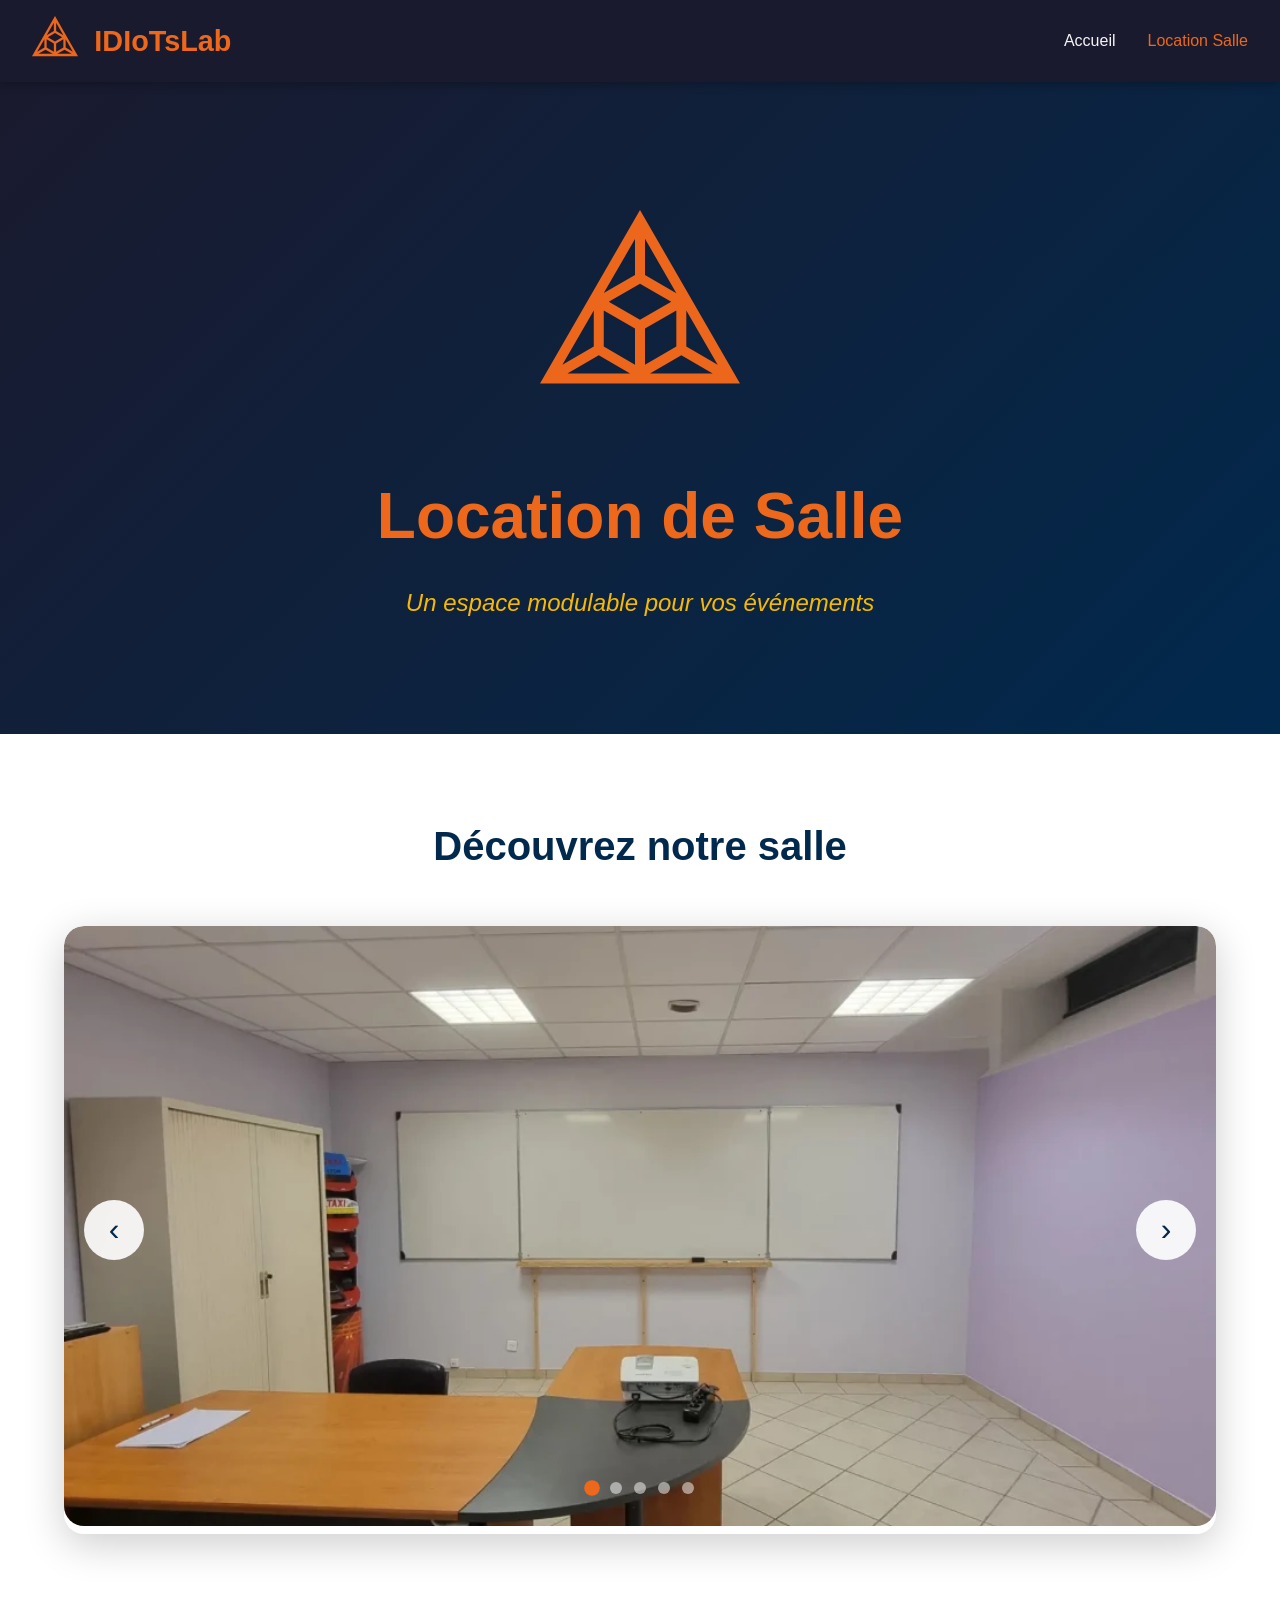
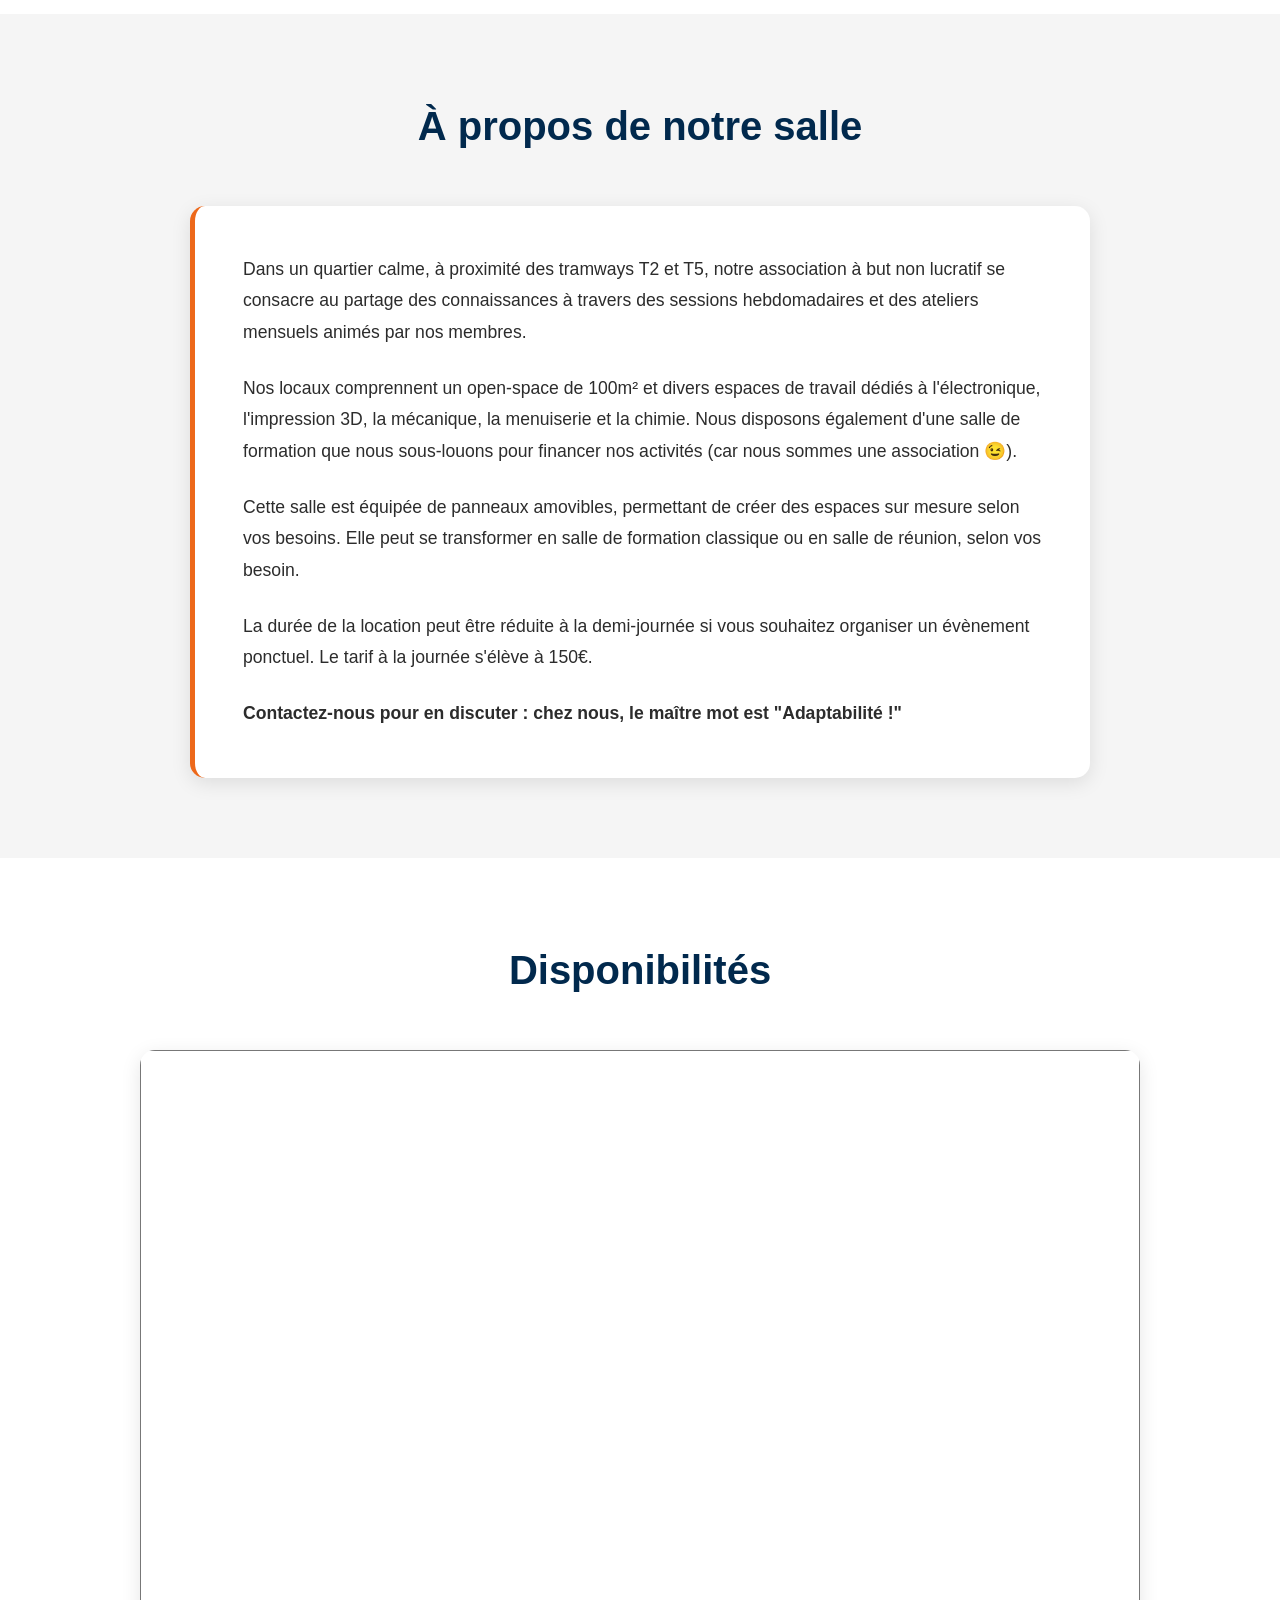
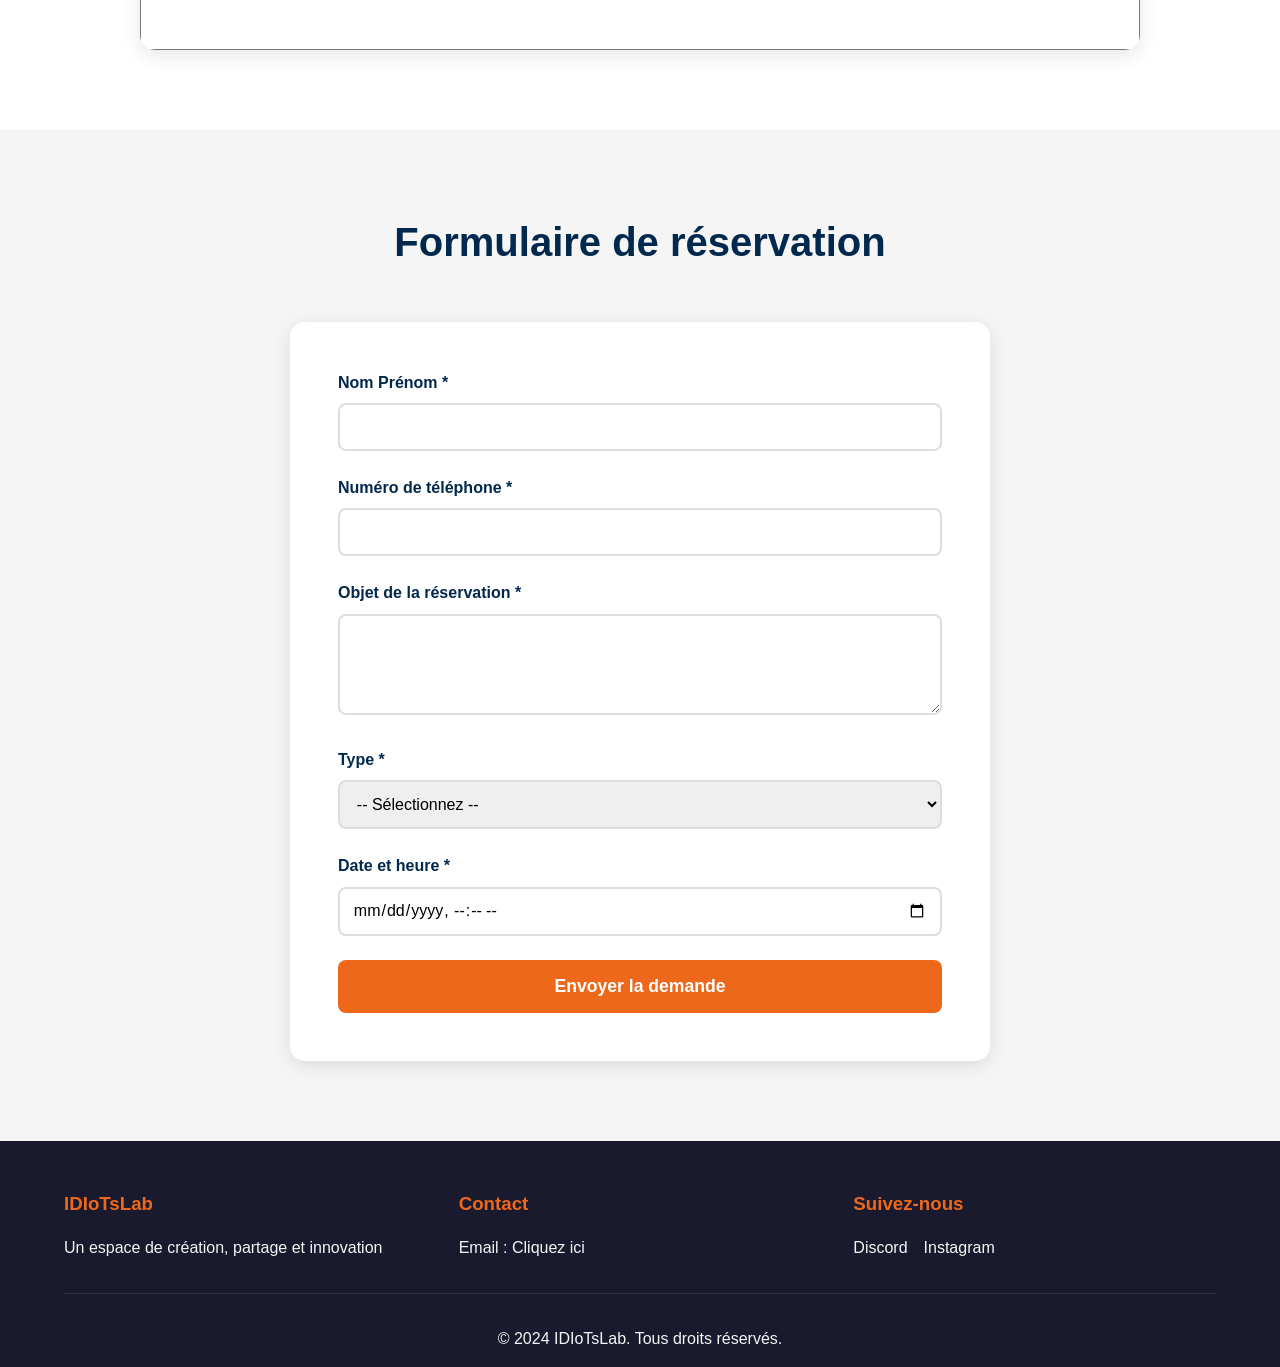
<file: location-salle.html>
<!DOCTYPE html>
<html lang="fr">
<head>
    <meta charset="UTF-8">
    <meta name="viewport" content="width=device-width, initial-scale=1.0">
    <title>Location de Salle - IDIoTsLab</title>
    <link rel="stylesheet" href="location-salle.css">

    <!-- Favicons -->
    <link rel="apple-touch-icon" sizes="180x180" href="Ressources/favicon_io/apple-touch-icon.png">
    <link rel="icon" type="image/png" sizes="32x32" href="Ressources/favicon_io/favicon-32x32.png">
    <link rel="icon" type="image/png" sizes="16x16" href="Ressources/favicon_io/favicon-16x16.png">
    <link rel="manifest" href="Ressources/favicon_io/site.webmanifest">
    <link rel="shortcut icon" href="Ressources/favicon_io/favicon.ico">
</head>
<body>
    <!-- Navigation -->
    <nav>
        <div class="container">
            <a href="index.html" class="logo">
                <img src="Ressources/IDIoTsLab_logo.svg" alt="Logo" class="nav-logo">
                IDIoTsLab
            </a>
            <button class="mobile-menu-toggle" onclick="toggleMenu()">☰</button>
            <ul id="nav-menu">
                <li><a href="index.html">Accueil</a></li>
                <li><a href="location-salle.html" class="active">Location Salle</a></li>
            </ul>
        </div>
    </nav>

    <!-- Hero Section -->
    <section class="hero">
        <div class="hero-content">
            <img src="Ressources/IDIoTsLab_logo.svg" alt="IDIoTsLab Logo" class="hero-logo">
            <h1>Location de Salle</h1>
            <p class="tagline">Un espace modulable pour vos événements</p>
        </div>
    </section>

    <!-- Carousel Section -->
    <section class="carousel-section">
        <div class="container">
            <h2>Découvrez notre salle</h2>
            <div class="carousel-container">
                <div class="carousel" id="roomCarousel">
                    <div class="carousel-item active">
                        <img src="Ressources/location-salle/1.webp" alt="Salle de formation 1" class="carousel-image">
                    </div>
                    <div class="carousel-item">
                        <img src="Ressources/location-salle/2.webp" alt="Salle de formation 2" class="carousel-image">
                    </div>
                    <div class="carousel-item">
                        <img src="Ressources/location-salle/3.webp" alt="Salle de formation 3" class="carousel-image">
                    </div>
                    <div class="carousel-item">
                        <img src="Ressources/location-salle/4.webp" alt="Salle de formation 4" class="carousel-image">
                    </div>
                    <div class="carousel-item">
                        <img src="Ressources/location-salle/5.webp" alt="Salle de formation 5" class="carousel-image">
                    </div>
                </div>
                <button class="carousel-btn prev" id="prevBtn">‹</button>
                <button class="carousel-btn next" id="nextBtn">›</button>
                <div class="carousel-dots" id="carouselDots"></div>
            </div>
        </div>
    </section>

    <!-- Description Section -->
    <section class="description-section">
        <div class="container">
            <h2>À propos de notre salle</h2>
            <div class="description-content">
                <p>Dans un quartier calme, à proximité des tramways T2 et T5, notre association à but non lucratif se consacre au partage des connaissances à travers des sessions hebdomadaires et des ateliers mensuels animés par nos membres.</p>

                <p>Nos locaux comprennent un open-space de 100m² et divers espaces de travail dédiés à l'électronique, l'impression 3D, la mécanique, la menuiserie et la chimie. Nous disposons également d'une salle de formation que nous sous-louons pour financer nos activités (car nous sommes une association 😉).</p>

                <p>Cette salle est équipée de panneaux amovibles, permettant de créer des espaces sur mesure selon vos besoins. Elle peut se transformer en salle de formation classique ou en salle de réunion, selon vos besoin.</p>

                <p>La durée de la location peut être réduite à la demi-journée si vous souhaitez organiser un évènement ponctuel. Le tarif à la journée s'élève à <span id="tarif-journee">150€</span>.</p>

                <p><strong>Contactez-nous pour en discuter : chez nous, le maître mot est "Adaptabilité !"</strong></p>
            </div>
        </div>
    </section>

    <!-- Calendar Section -->
    <section class="calendar-section">
        <div class="container">
            <h2>Disponibilités</h2>
            <div class="calendar-container">
                <iframe data-link-src="agendaSalle" src="https://calendar.google.com/calendar/embed?height=600&wkst=1&ctz=Europe%2FParis&showPrint=0&showTz=0&showCalendars=0&title=Disponibilité%20de%20la%20salle&src=M2NkYmVjYmI4ZDc0MWRkN2YwN2RjODAyYjMxODc4NjVhMzYzNTFkNGU3YjI2ZTI2NGRlNDQ5NmI4YWQ3OGUxYUBncm91cC5jYWxlbmRhci5nb29nbGUuY29t&color=%237986cb" class="calendar-iframe" style="border:solid 1px #777" width="100%" height="600" frameborder="0" scrolling="no"></iframe>
            </div>
        </div>
    </section>

    <!-- Reservation Form Section -->
    <section class="reservation-section">
        <div class="container">
            <h2>Formulaire de réservation</h2>
            <form id="reservationForm" class="reservation-form">
                <div class="form-group">
                    <label for="nomPrenom">Nom Prénom *</label>
                    <input type="text" id="nomPrenom" name="nomPrenom" required>
                </div>

                <div class="form-group">
                    <label for="telephone">Numéro de téléphone *</label>
                    <input type="tel" id="telephone" name="telephone" required>
                </div>

                <div class="form-group">
                    <label for="objet">Objet de la réservation *</label>
                    <textarea id="objet" name="objet" rows="4" required></textarea>
                </div>

                <div class="form-group">
                    <label for="qui">Type *</label>
                    <select id="qui" name="qui" required>
                        <option value="">-- Sélectionnez --</option>
                        <option value="interne">Interne</option>
                        <option value="externe">Externe</option>
                        <option value="partenaire">Partenaire</option>
                    </select>
                </div>

                <div class="form-group">
                    <label for="dateHeure">Date et heure *</label>
                    <input type="datetime-local" id="dateHeure" name="dateHeure" required>
                </div>

                <button type="submit" class="submit-btn">Envoyer la demande</button>
            </form>
        </div>
    </section>

    <!-- Footer -->
    <footer>
        <div class="container">
            <div class="footer-content">
                <div class="footer-section">
                    <h3>IDIoTsLab</h3>
                    <p>Un espace de création, partage et innovation</p>
                </div>
                <div class="footer-section">
                    <h3>Contact</h3>
                    <p>Email : <a href="#" class="email-link">Cliquez ici</a></p>
                </div>
                <div class="footer-section">
                    <h3>Suivez-nous</h3>
                    <div class="social-icons">
                        <a href="https://discord.gg/jedW4J6qwx" data-link="discord" target="_blank" aria-label="Discord">Discord</a>
                        <a href="https://www.instagram.com/idiotslab" data-link="instagram" target="_blank" aria-label="Instagram">Instagram</a>
                    </div>
                </div>
            </div>
            <div class="footer-bottom">
                <p>&copy; 2024 IDIoTsLab. Tous droits réservés.</p>
            </div>
        </div>
    </footer>

    <script src="links.js"></script>
    <script src="location-salle.js"></script>
</body>
</html>
</file>
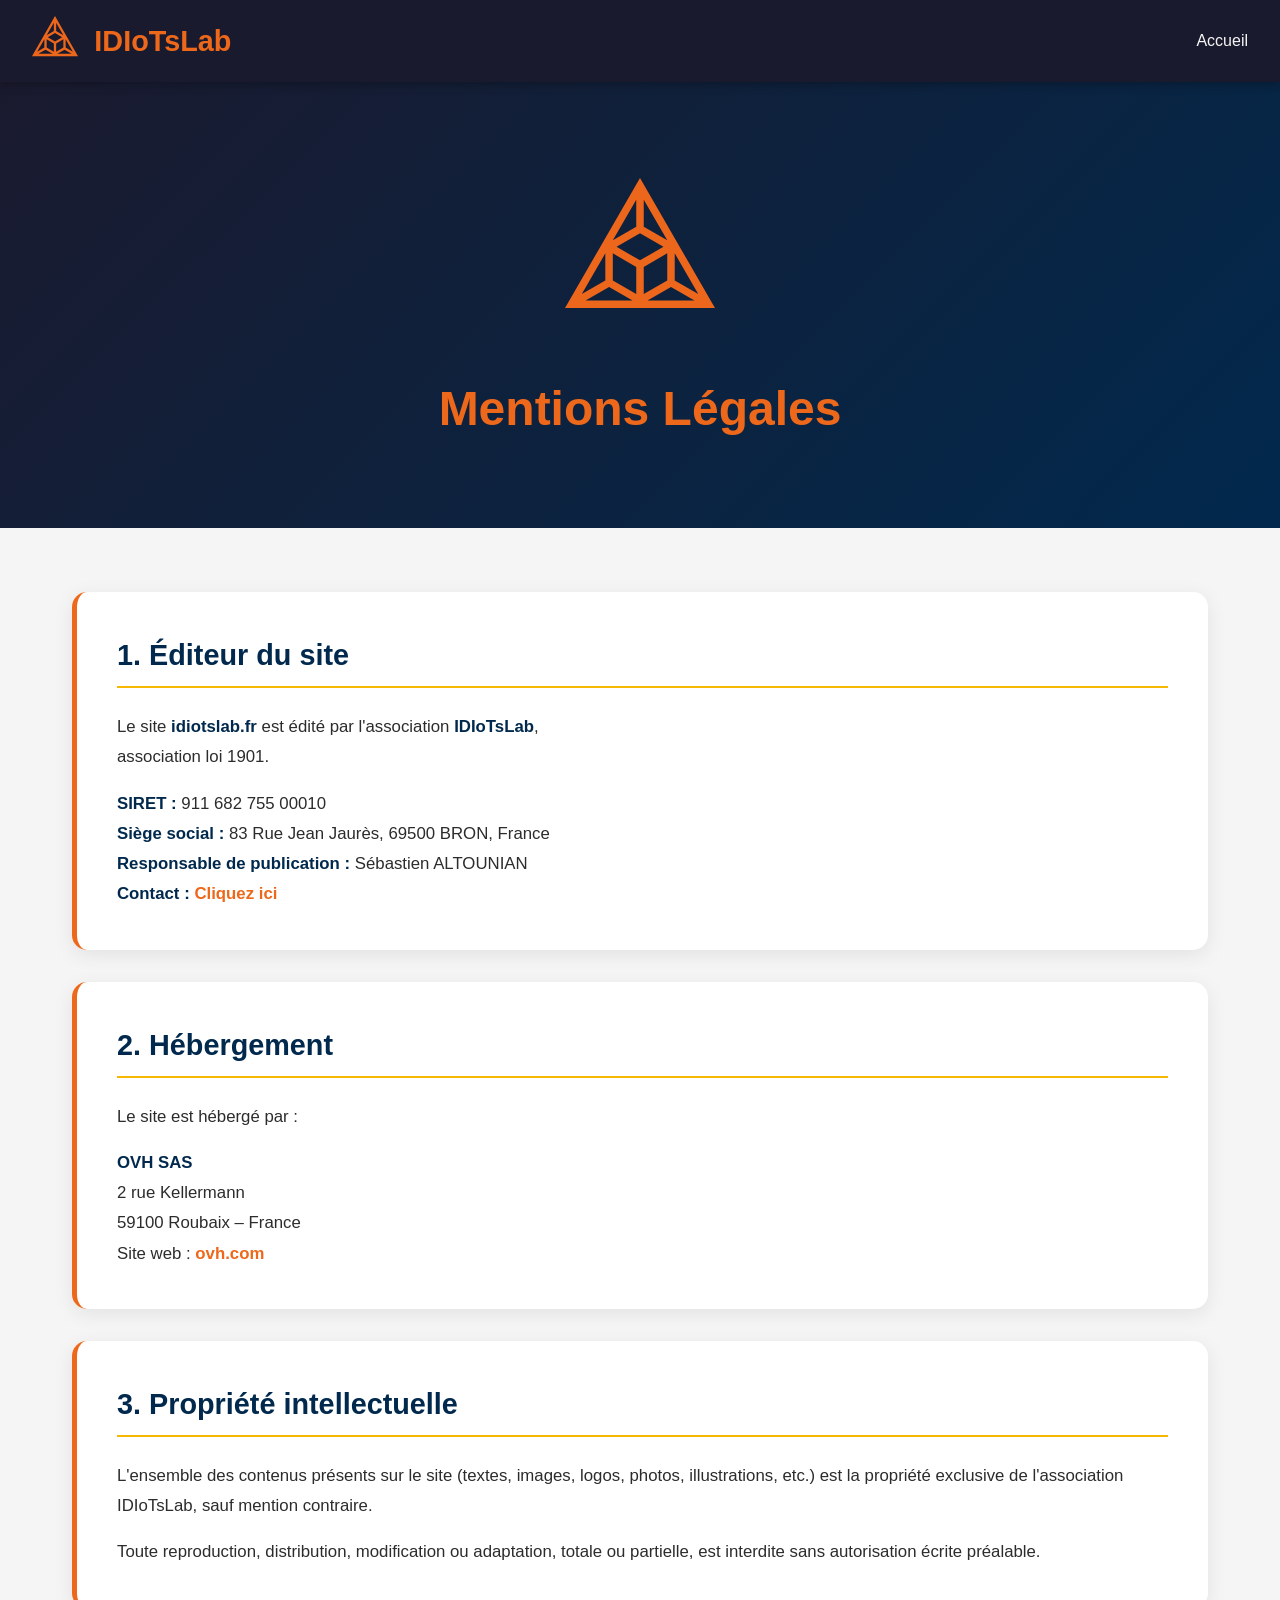
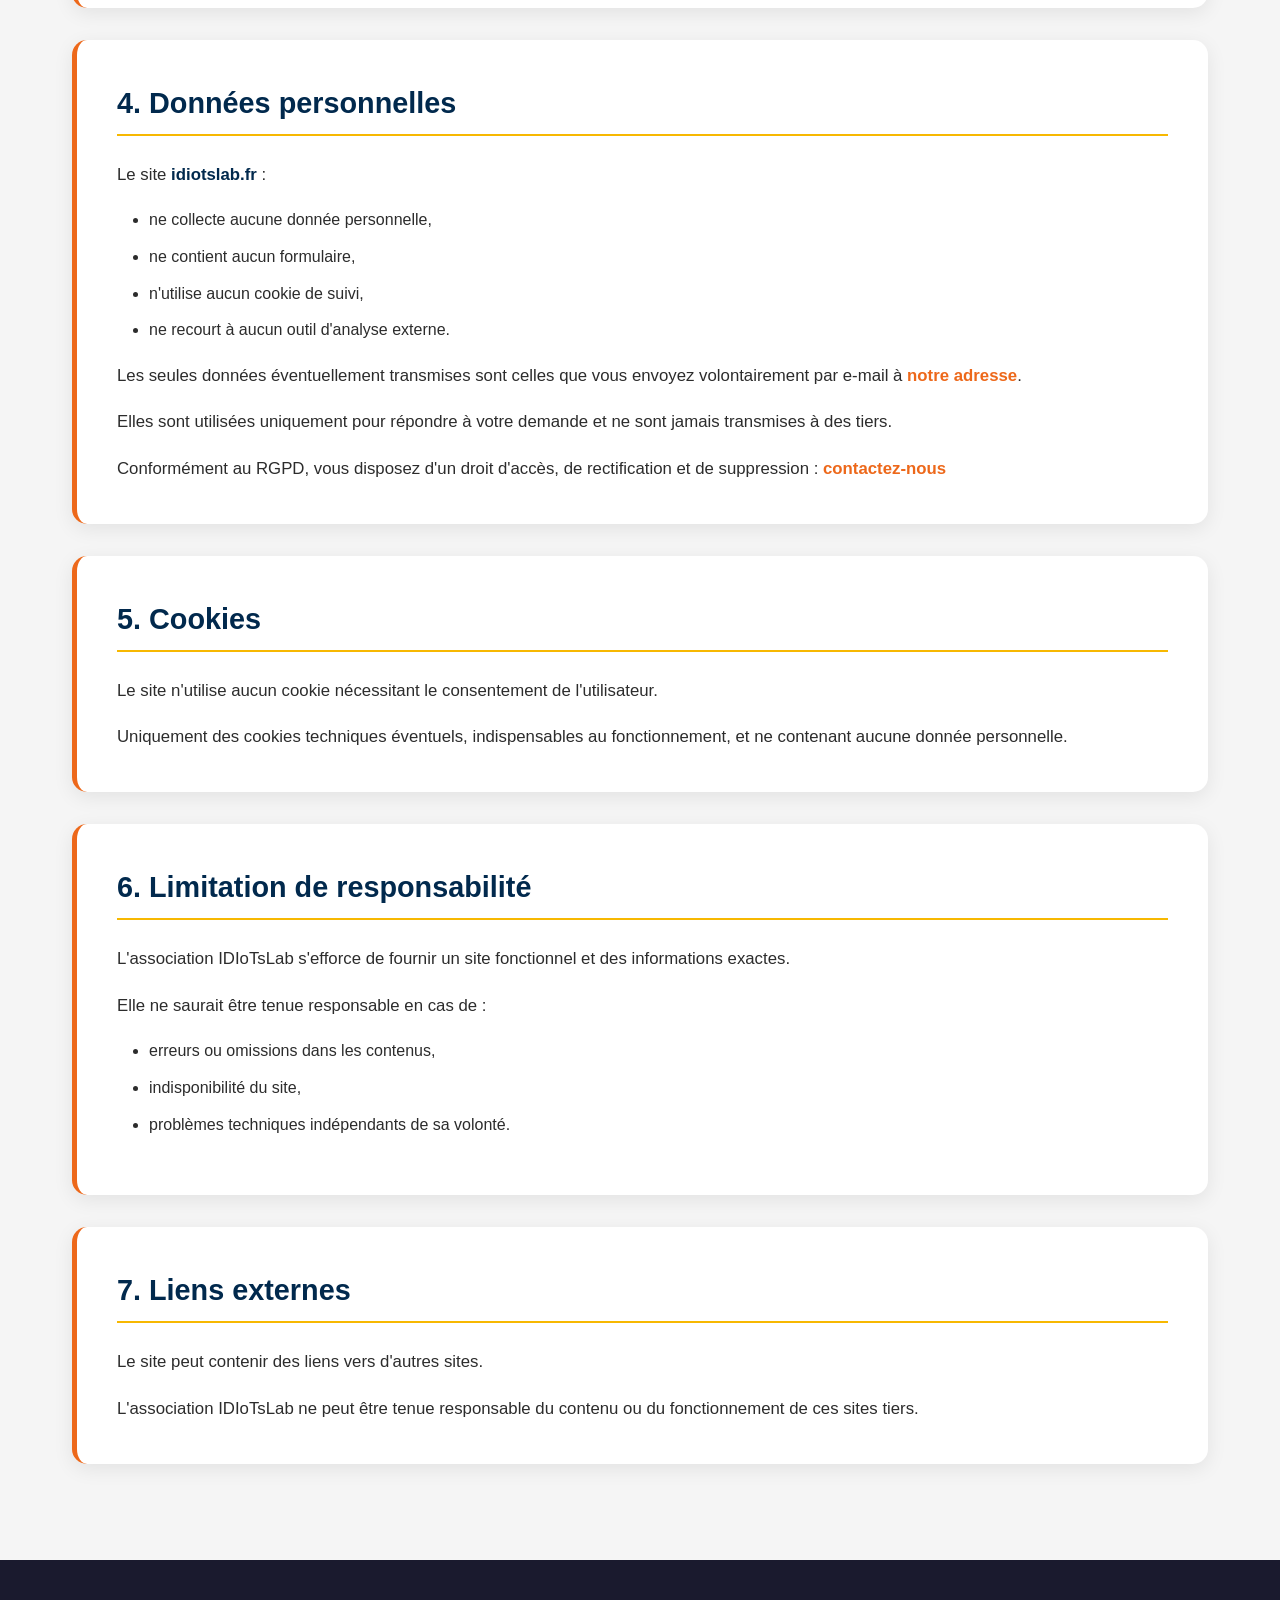
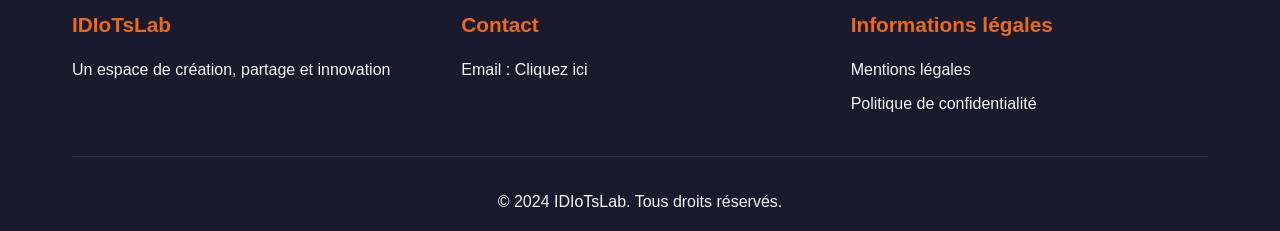
<file: mentions-legales.html>
<!DOCTYPE html>
<html lang="fr">
<head>
    <meta charset="UTF-8">
    <meta name="viewport" content="width=device-width, initial-scale=1.0">
    <title>Mentions Légales - IDIoTsLab</title>
    <link rel="stylesheet" href="legal-pages.css">

    <!-- Favicons -->
    <link rel="apple-touch-icon" sizes="180x180" href="Ressources/favicon_io/apple-touch-icon.png">
    <link rel="icon" type="image/png" sizes="32x32" href="Ressources/favicon_io/favicon-32x32.png">
    <link rel="icon" type="image/png" sizes="16x16" href="Ressources/favicon_io/favicon-16x16.png">
    <link rel="manifest" href="Ressources/favicon_io/site.webmanifest">
    <link rel="shortcut icon" href="Ressources/favicon_io/favicon.ico">
</head>
<body>
    <!-- Navigation -->
    <nav>
        <div class="container">
            <a href="index.html" class="logo">
                <img src="Ressources/IDIoTsLab_logo.svg" alt="Logo" class="nav-logo">
                IDIoTsLab
            </a>
            <button class="mobile-menu-toggle" onclick="toggleMenu()">☰</button>
            <ul id="nav-menu">
                <li><a href="index.html">Accueil</a></li>
            </ul>
        </div>
    </nav>

    <!-- Hero Section -->
    <section class="hero">
        <div class="hero-content">
            <img src="Ressources/IDIoTsLab_logo.svg" alt="IDIoTsLab Logo" class="hero-logo">
            <h1>Mentions Légales</h1>
        </div>
    </section>

    <!-- Content Section -->
    <section class="legal-content">
        <div class="container">
            <div class="content-box">
                <h2>1. Éditeur du site</h2>
                <p>Le site <strong>idiotslab.fr</strong> est édité par l'association <strong>IDIoTsLab</strong>,<br>
                association loi 1901.</p>
                <p><strong>SIRET :</strong> 911 682 755 00010<br>
                <strong>Siège social :</strong> 83 Rue Jean Jaurès, 69500 BRON, France<br>
                <strong>Responsable de publication :</strong> Sébastien ALTOUNIAN<br>
                <strong>Contact :</strong> <a href="#" class="email-link">Cliquez ici</a></p>
            </div>

            <div class="content-box">
                <h2>2. Hébergement</h2>
                <p>Le site est hébergé par :</p>
                <p><strong>OVH SAS</strong><br>
                2 rue Kellermann<br>
                59100 Roubaix – France<br>
                Site web : <a href="https://ovh.com" data-link="hebergeur" target="_blank" rel="noopener">ovh.com</a></p>
            </div>

            <div class="content-box">
                <h2>3. Propriété intellectuelle</h2>
                <p>L'ensemble des contenus présents sur le site (textes, images, logos, photos, illustrations, etc.) est la propriété exclusive de l'association IDIoTsLab, sauf mention contraire.</p>
                <p>Toute reproduction, distribution, modification ou adaptation, totale ou partielle, est interdite sans autorisation écrite préalable.</p>
            </div>

            <div class="content-box">
                <h2>4. Données personnelles</h2>
                <p>Le site <strong>idiotslab.fr</strong> :</p>
                <ul>
                    <li>ne collecte aucune donnée personnelle,</li>
                    <li>ne contient aucun formulaire,</li>
                    <li>n'utilise aucun cookie de suivi,</li>
                    <li>ne recourt à aucun outil d'analyse externe.</li>
                </ul>
                <p>Les seules données éventuellement transmises sont celles que vous envoyez volontairement par e-mail à <a href="#" class="email-link-2">notre adresse</a>.</p>
                <p>Elles sont utilisées uniquement pour répondre à votre demande et ne sont jamais transmises à des tiers.</p>
                <p>Conformément au RGPD, vous disposez d'un droit d'accès, de rectification et de suppression : <a href="#" class="email-link-3">contactez-nous</a></p>
            </div>

            <div class="content-box">
                <h2>5. Cookies</h2>
                <p>Le site n'utilise aucun cookie nécessitant le consentement de l'utilisateur.</p>
                <p>Uniquement des cookies techniques éventuels, indispensables au fonctionnement, et ne contenant aucune donnée personnelle.</p>
            </div>

            <div class="content-box">
                <h2>6. Limitation de responsabilité</h2>
                <p>L'association IDIoTsLab s'efforce de fournir un site fonctionnel et des informations exactes.</p>
                <p>Elle ne saurait être tenue responsable en cas de :</p>
                <ul>
                    <li>erreurs ou omissions dans les contenus,</li>
                    <li>indisponibilité du site,</li>
                    <li>problèmes techniques indépendants de sa volonté.</li>
                </ul>
            </div>

            <div class="content-box">
                <h2>7. Liens externes</h2>
                <p>Le site peut contenir des liens vers d'autres sites.</p>
                <p>L'association IDIoTsLab ne peut être tenue responsable du contenu ou du fonctionnement de ces sites tiers.</p>
            </div>
        </div>
    </section>

    <!-- Footer -->
    <footer>
        <div class="container">
            <div class="footer-content">
                <div class="footer-section">
                    <h3>IDIoTsLab</h3>
                    <p>Un espace de création, partage et innovation</p>
                </div>
                <div class="footer-section">
                    <h3>Contact</h3>
                    <p>Email : <a href="#" class="email-link-footer">Cliquez ici</a></p>
                </div>
                <div class="footer-section">
                    <h3>Informations légales</h3>
                    <p><a href="mentions-legales.html">Mentions légales</a></p>
                    <p><a href="politique-confidentialite.html">Politique de confidentialité</a></p>
                </div>
            </div>
            <div class="footer-bottom">
                <p>&copy; 2024 IDIoTsLab. Tous droits réservés.</p>
            </div>
        </div>
    </footer>

    <script src="links.js"></script>
    <script>
        function toggleMenu() {
            const menu = document.getElementById('nav-menu');
            menu.classList.toggle('active');
        }
        // 📧 Liens email gérés de façon centralisée dans links.js
    </script>
</body>
</html>
</file>
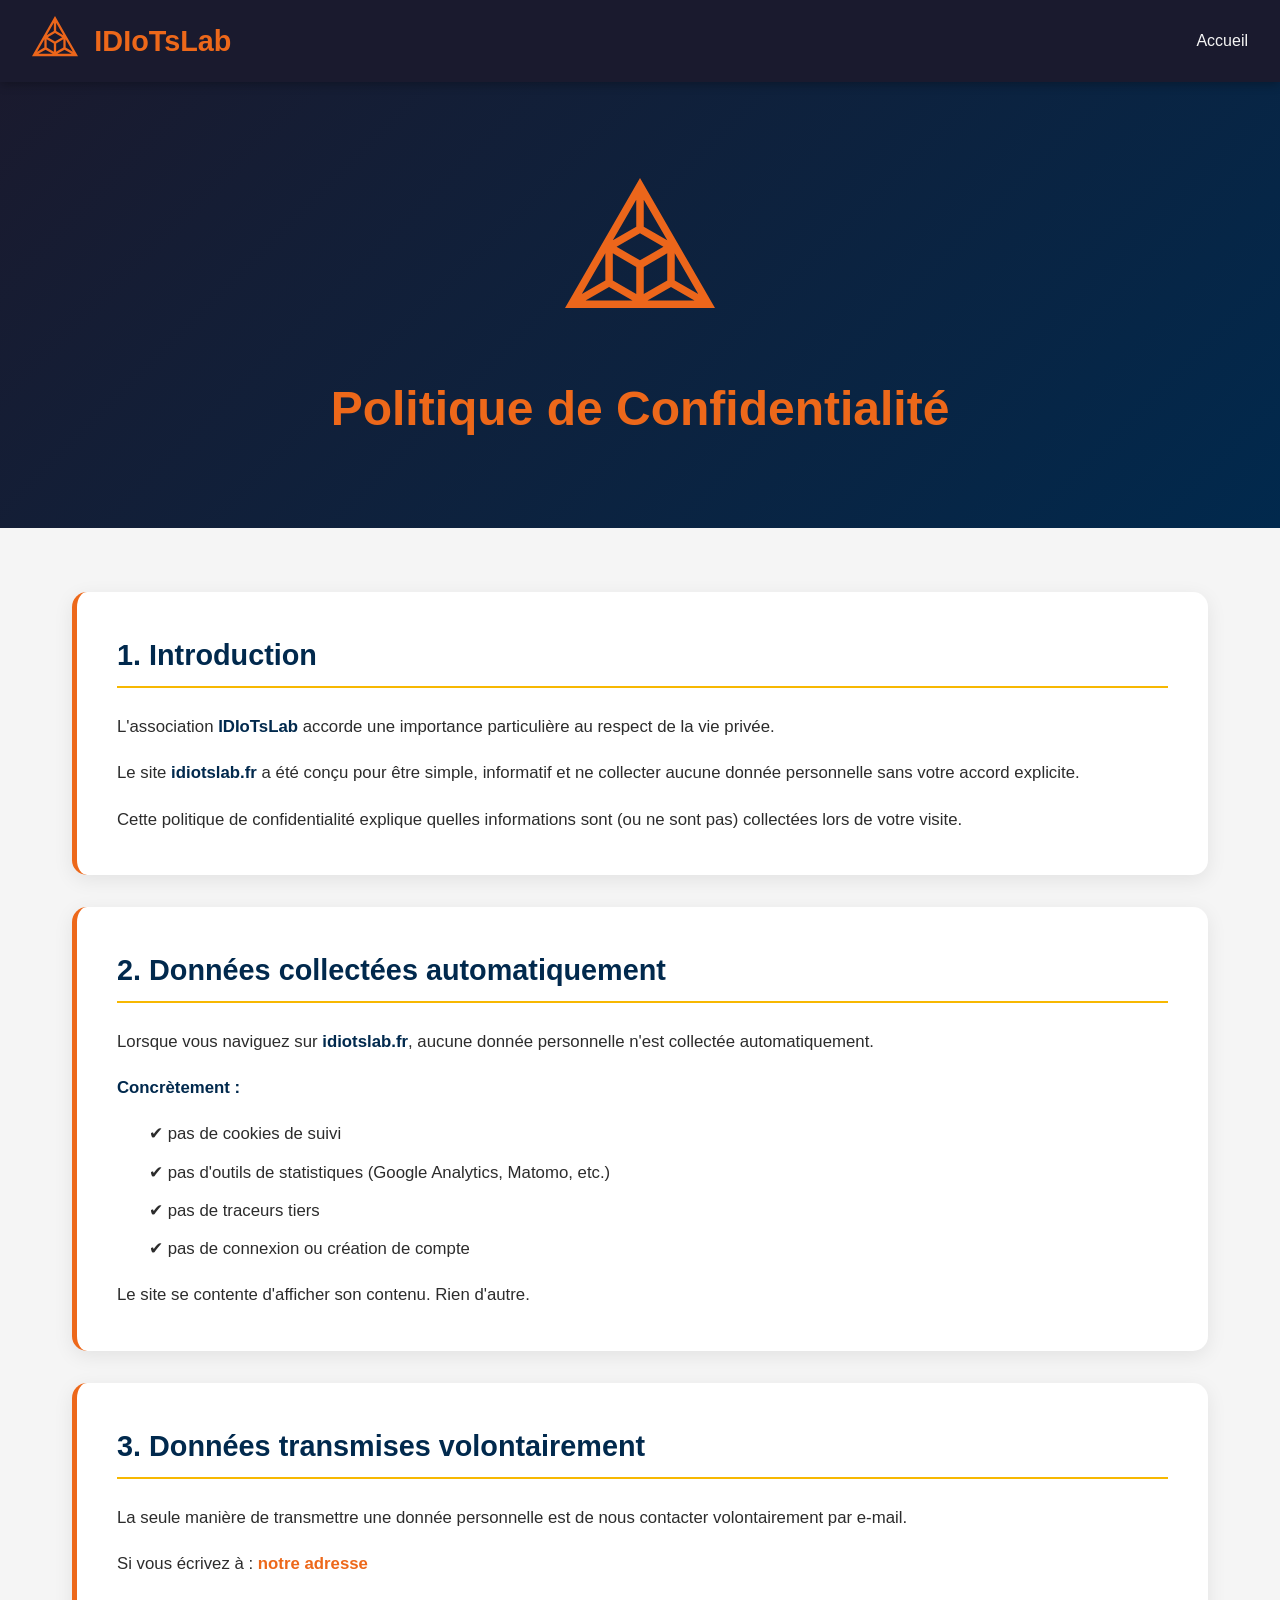
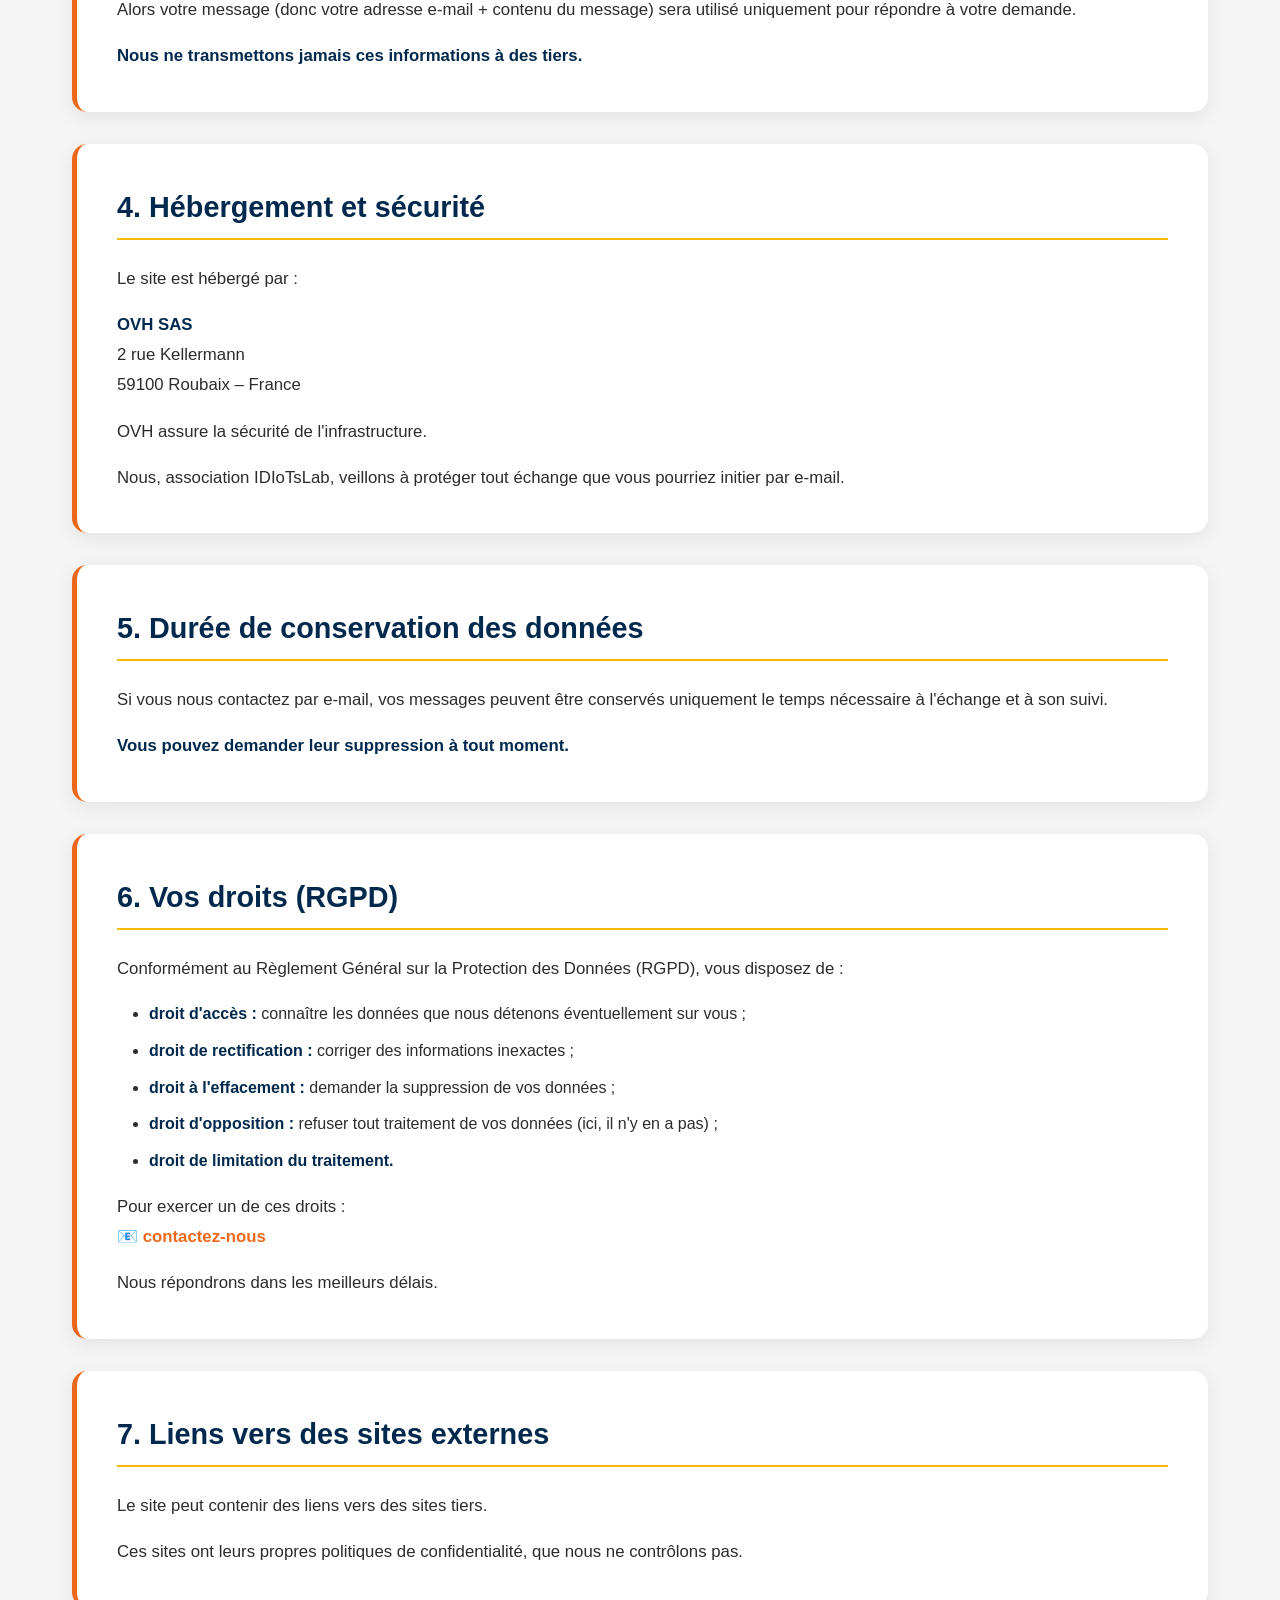
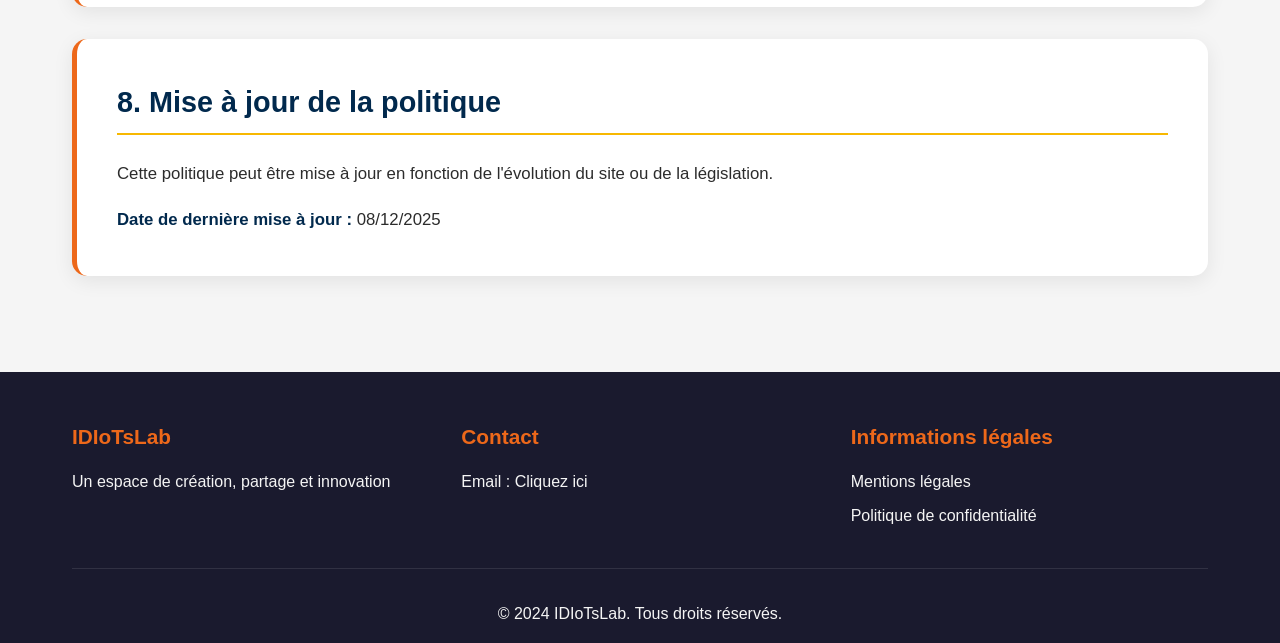
<file: politique-confidentialite.html>
<!DOCTYPE html>
<html lang="fr">
<head>
    <meta charset="UTF-8">
    <meta name="viewport" content="width=device-width, initial-scale=1.0">
    <title>Politique de Confidentialité - IDIoTsLab</title>
    <link rel="stylesheet" href="legal-pages.css">

    <!-- Favicons -->
    <link rel="apple-touch-icon" sizes="180x180" href="Ressources/favicon_io/apple-touch-icon.png">
    <link rel="icon" type="image/png" sizes="32x32" href="Ressources/favicon_io/favicon-32x32.png">
    <link rel="icon" type="image/png" sizes="16x16" href="Ressources/favicon_io/favicon-16x16.png">
    <link rel="manifest" href="Ressources/favicon_io/site.webmanifest">
    <link rel="shortcut icon" href="Ressources/favicon_io/favicon.ico">
</head>
<body>
    <!-- Navigation -->
    <nav>
        <div class="container">
            <a href="index.html" class="logo">
                <img src="Ressources/IDIoTsLab_logo.svg" alt="Logo" class="nav-logo">
                IDIoTsLab
            </a>
            <button class="mobile-menu-toggle" onclick="toggleMenu()">☰</button>
            <ul id="nav-menu">
                <li><a href="index.html">Accueil</a></li>
            </ul>
        </div>
    </nav>

    <!-- Hero Section -->
    <section class="hero">
        <div class="hero-content">
            <img src="Ressources/IDIoTsLab_logo.svg" alt="IDIoTsLab Logo" class="hero-logo">
            <h1>Politique de Confidentialité</h1>
        </div>
    </section>

    <!-- Content Section -->
    <section class="legal-content">
        <div class="container">
            <div class="content-box">
                <h2>1. Introduction</h2>
                <p>L'association <strong>IDIoTsLab</strong> accorde une importance particulière au respect de la vie privée.</p>
                <p>Le site <strong>idiotslab.fr</strong> a été conçu pour être simple, informatif et ne collecter aucune donnée personnelle sans votre accord explicite.</p>
                <p>Cette politique de confidentialité explique quelles informations sont (ou ne sont pas) collectées lors de votre visite.</p>
            </div>

            <div class="content-box">
                <h2>2. Données collectées automatiquement</h2>
                <p>Lorsque vous naviguez sur <strong>idiotslab.fr</strong>, aucune donnée personnelle n'est collectée automatiquement.</p>
                <p><strong>Concrètement :</strong></p>
                <ul class="checkmark-list">
                    <li>✔ pas de cookies de suivi</li>
                    <li>✔ pas d'outils de statistiques (Google Analytics, Matomo, etc.)</li>
                    <li>✔ pas de traceurs tiers</li>
                    <li>✔ pas de connexion ou création de compte</li>
                </ul>
                <p>Le site se contente d'afficher son contenu. Rien d'autre.</p>
            </div>

            <div class="content-box">
                <h2>3. Données transmises volontairement</h2>
                <p>La seule manière de transmettre une donnée personnelle est de nous contacter volontairement par e-mail.</p>
                <p>Si vous écrivez à : <a href="#" class="email-link">notre adresse</a></p>
                <p>Alors votre message (donc votre adresse e-mail + contenu du message) sera utilisé uniquement pour répondre à votre demande.</p>
                <p><strong>Nous ne transmettons jamais ces informations à des tiers.</strong></p>
            </div>

            <div class="content-box">
                <h2>4. Hébergement et sécurité</h2>
                <p>Le site est hébergé par :</p>
                <p><strong>OVH SAS</strong><br>
                2 rue Kellermann<br>
                59100 Roubaix – France</p>
                <p>OVH assure la sécurité de l'infrastructure.</p>
                <p>Nous, association IDIoTsLab, veillons à protéger tout échange que vous pourriez initier par e-mail.</p>
            </div>

            <div class="content-box">
                <h2>5. Durée de conservation des données</h2>
                <p>Si vous nous contactez par e-mail, vos messages peuvent être conservés uniquement le temps nécessaire à l'échange et à son suivi.</p>
                <p><strong>Vous pouvez demander leur suppression à tout moment.</strong></p>
            </div>

            <div class="content-box">
                <h2>6. Vos droits (RGPD)</h2>
                <p>Conformément au Règlement Général sur la Protection des Données (RGPD), vous disposez de :</p>
                <ul>
                    <li><strong>droit d'accès :</strong> connaître les données que nous détenons éventuellement sur vous ;</li>
                    <li><strong>droit de rectification :</strong> corriger des informations inexactes ;</li>
                    <li><strong>droit à l'effacement :</strong> demander la suppression de vos données ;</li>
                    <li><strong>droit d'opposition :</strong> refuser tout traitement de vos données (ici, il n'y en a pas) ;</li>
                    <li><strong>droit de limitation du traitement.</strong></li>
                </ul>
                <p>Pour exercer un de ces droits :<br>
                📧 <a href="#" class="email-link-2">contactez-nous</a></p>
                <p>Nous répondrons dans les meilleurs délais.</p>
            </div>

            <div class="content-box">
                <h2>7. Liens vers des sites externes</h2>
                <p>Le site peut contenir des liens vers des sites tiers.</p>
                <p>Ces sites ont leurs propres politiques de confidentialité, que nous ne contrôlons pas.</p>
            </div>

            <div class="content-box">
                <h2>8. Mise à jour de la politique</h2>
                <p>Cette politique peut être mise à jour en fonction de l'évolution du site ou de la législation.</p>
                <p><strong>Date de dernière mise à jour :</strong> 08/12/2025</p>
            </div>
        </div>
    </section>

    <!-- Footer -->
    <footer>
        <div class="container">
            <div class="footer-content">
                <div class="footer-section">
                    <h3>IDIoTsLab</h3>
                    <p>Un espace de création, partage et innovation</p>
                </div>
                <div class="footer-section">
                    <h3>Contact</h3>
                    <p>Email : <a href="#" class="email-link-footer">Cliquez ici</a></p>
                </div>
                <div class="footer-section">
                    <h3>Informations légales</h3>
                    <p><a href="mentions-legales.html">Mentions légales</a></p>
                    <p><a href="politique-confidentialite.html">Politique de confidentialité</a></p>
                </div>
            </div>
            <div class="footer-bottom">
                <p>&copy; 2024 IDIoTsLab. Tous droits réservés.</p>
            </div>
        </div>
    </footer>

    <script src="links.js"></script>
    <script>
        function toggleMenu() {
            const menu = document.getElementById('nav-menu');
            menu.classList.toggle('active');
        }
        // 📧 Liens email gérés de façon centralisée dans links.js
    </script>
</body>
</html>
</file>
<file: location-salle.css>
/* ============================================
   🎨 PARAMÈTRES DE COULEURS - Hérités de l'index
   ============================================ */
:root {
    /* FONDS */
    --bg-primary: #f5f5f5;
    --bg-secondary: #ffffff;
    --bg-dark: #1A1A2E;

    /* Couleurs identité IDIoTsLab */
    --primary-orange: #ed681a;
    --primary-blue: #01294D;
    --accent-yellow: #F7B801;

    /* Nuances dérivées */
    --orange-light: #ff8947;
    --orange-dark: #c55515;
    --blue-light: #023e73;
    --blue-lighter: #0a5799;

    /* Texte */
    --text-dark: #2C2C2C;
    --text-light: #F5F5F5;
}

* {
    margin: 0;
    padding: 0;
    box-sizing: border-box;
}

body {
    font-family: 'Segoe UI', Tahoma, Geneva, Verdana, sans-serif;
    line-height: 1.6;
    color: var(--text-dark);
    background-color: var(--bg-primary);
}

/* ============================================
   NAVIGATION
   ============================================ */
nav {
    background: var(--bg-dark);
    color: var(--text-light);
    padding: 1rem 0;
    position: sticky;
    top: 0;
    z-index: 1000;
    box-shadow: 0 2px 10px rgba(0,0,0,0.3);
}

nav .container {
    max-width: 1400px;
    margin: 0 auto;
    padding: 0 2rem;
    display: flex;
    justify-content: space-between;
    align-items: center;
}

.logo {
    display: flex;
    align-items: center;
    gap: 1rem;
    font-size: 1.8rem;
    font-weight: bold;
    color: var(--primary-orange);
    text-decoration: none;
    transition: transform 0.3s;
}

.logo:hover {
    transform: scale(1.05);
}

.nav-logo {
    height: 50px;
    width: auto;
}

nav ul {
    display: flex;
    list-style: none;
    gap: 2rem;
}

nav a {
    color: var(--text-light);
    text-decoration: none;
    transition: color 0.3s;
}

nav a:hover,
nav a.active {
    color: var(--primary-orange);
}

.mobile-menu-toggle {
    display: none;
    background: none;
    border: none;
    color: var(--text-light);
    font-size: 2rem;
    cursor: pointer;
}

/* ============================================
   HERO SECTION
   ============================================ */
.hero {
    background: linear-gradient(135deg, var(--bg-dark) 0%, var(--primary-blue) 100%);
    color: var(--text-light);
    padding: 8rem 2rem 5rem;
    text-align: center;
}

.hero-content {
    max-width: 900px;
    margin: 0 auto;
}

.hero-logo {
    width: 200px;
    height: auto;
    margin-bottom: 2rem;
    animation: float 3s ease-in-out infinite;
}

@keyframes float {
    0%, 100% { transform: translateY(0); }
    50% { transform: translateY(-20px); }
}

.hero h1 {
    font-size: 4rem;
    margin-bottom: 1rem;
    color: var(--primary-orange);
}

.tagline {
    font-size: 1.5rem;
    font-style: italic;
    color: var(--accent-yellow);
    margin-bottom: 2rem;
}

/* ============================================
   CONTAINER
   ============================================ */
.container {
    max-width: 1400px;
    margin: 0 auto;
    padding: 0 2rem;
}

section {
    padding: 5rem 2rem;
}

h2 {
    text-align: center;
    font-size: 2.5rem;
    margin-bottom: 3rem;
    color: var(--primary-blue);
}

/* ============================================
   CAROUSEL SECTION
   ============================================ */
.carousel-section {
    background: var(--bg-secondary);
}

.carousel-container {
    position: relative;
    max-width: 1200px;
    margin: 0 auto;
    overflow: hidden;
    border-radius: 20px;
    box-shadow: 0 10px 40px rgba(0,0,0,0.2);
}

.carousel {
    display: flex;
    transition: transform 0.5s ease-in-out;
}

.carousel-item {
    min-width: 100%;
    display: none;
}

.carousel-item.active {
    display: block;
}

.carousel-image {
    width: 100%;
    height: 600px;
    object-fit: cover;
    border-radius: 20px;
}

.carousel-btn {
    position: absolute;
    top: 50%;
    transform: translateY(-50%);
    background: rgba(255, 255, 255, 0.9);
    color: var(--primary-blue);
    border: none;
    width: 60px;
    height: 60px;
    border-radius: 50%;
    font-size: 2rem;
    cursor: pointer;
    transition: all 0.3s;
    z-index: 10;
}

.carousel-btn:hover {
    background: white;
    transform: translateY(-50%) scale(1.1);
}

.carousel-btn.prev {
    left: 20px;
}

.carousel-btn.next {
    right: 20px;
}

.carousel-dots {
    display: flex;
    justify-content: center;
    gap: 12px;
    padding: 20px 0;
    position: absolute;
    bottom: 20px;
    left: 50%;
    transform: translateX(-50%);
}

.carousel-dot {
    width: 12px;
    height: 12px;
    border-radius: 50%;
    background: rgba(255, 255, 255, 0.5);
    border: none;
    cursor: pointer;
    transition: all 0.3s;
}

.carousel-dot.active {
    background: var(--primary-orange);
    transform: scale(1.3);
}

/* ============================================
   DESCRIPTION SECTION
   ============================================ */
.description-section {
    background: var(--bg-primary);
}

.description-content {
    max-width: 900px;
    margin: 0 auto;
    background: var(--bg-secondary);
    padding: 3rem;
    border-radius: 15px;
    box-shadow: 0 5px 20px rgba(0,0,0,0.1);
    border-left: 5px solid var(--primary-orange);
}

.description-content p {
    font-size: 1.1rem;
    margin-bottom: 1.5rem;
    line-height: 1.8;
}

.description-content p:last-child {
    margin-bottom: 0;
}

/* ============================================
   CALENDAR SECTION
   ============================================ */
.calendar-section {
    background: var(--bg-secondary);
}

.calendar-container {
    max-width: 1000px;
    margin: 0 auto;
    border-radius: 15px;
    overflow: hidden;
    box-shadow: 0 5px 20px rgba(0,0,0,0.1);
}

.calendar-iframe {
    display: block;
    width: 100%;
    height: 600px;
}

@media (max-width: 768px) {
    .calendar-iframe {
        height: 400px;
    }
}

/* ============================================
   RESERVATION FORM
   ============================================ */
.reservation-section {
    background: var(--bg-primary);
}

.reservation-form {
    max-width: 700px;
    margin: 0 auto;
    background: var(--bg-secondary);
    padding: 3rem;
    border-radius: 15px;
    box-shadow: 0 5px 20px rgba(0,0,0,0.1);
}

.form-group {
    margin-bottom: 1.5rem;
}

.form-group label {
    display: block;
    margin-bottom: 0.5rem;
    font-weight: 600;
    color: var(--primary-blue);
}

.form-group input,
.form-group textarea,
.form-group select {
    width: 100%;
    padding: 0.8rem;
    border: 2px solid #ddd;
    border-radius: 8px;
    font-size: 1rem;
    font-family: inherit;
    transition: border-color 0.3s;
}

.form-group input:focus,
.form-group textarea:focus,
.form-group select:focus {
    outline: none;
    border-color: var(--primary-orange);
}

.form-group textarea {
    resize: vertical;
}

.submit-btn {
    width: 100%;
    padding: 1rem;
    background: var(--primary-orange);
    color: white;
    border: none;
    border-radius: 8px;
    font-size: 1.1rem;
    font-weight: 600;
    cursor: pointer;
    transition: all 0.3s;
}

.submit-btn:hover {
    background: var(--orange-dark);
    transform: translateY(-2px);
    box-shadow: 0 5px 15px rgba(237, 104, 26, 0.3);
}

/* ============================================
   FOOTER
   ============================================ */
footer {
    background: var(--bg-dark);
    color: var(--text-light);
    padding: 3rem 2rem 1rem;
}

.footer-content {
    max-width: 1400px;
    margin: 0 auto;
    display: grid;
    grid-template-columns: repeat(auto-fit, minmax(250px, 1fr));
    gap: 2rem;
    margin-bottom: 2rem;
}

.footer-section h3 {
    color: var(--primary-orange);
    margin-bottom: 1rem;
}

.footer-section a {
    color: var(--text-light);
    text-decoration: none;
    transition: color 0.3s;
}

.footer-section a:hover {
    color: var(--primary-orange);
}

.social-icons {
    display: flex;
    gap: 1rem;
}

.footer-bottom {
    text-align: center;
    padding-top: 2rem;
    border-top: 1px solid rgba(255, 255, 255, 0.1);
}

/* ============================================
   RESPONSIVE
   ============================================ */
@media (max-width: 768px) {
    .mobile-menu-toggle {
        display: block;
    }

    nav ul {
        display: none;
        position: absolute;
        top: 100%;
        left: 0;
        right: 0;
        background: var(--bg-dark);
        flex-direction: column;
        padding: 1rem;
        gap: 1rem;
    }

    nav ul.active {
        display: flex;
    }

    .hero h1 {
        font-size: 2.5rem;
    }

    .hero-logo {
        width: 150px;
    }

    .tagline {
        font-size: 1.2rem;
    }

    h2 {
        font-size: 2rem;
    }

    .carousel-image {
        height: 400px;
    }

    .carousel-btn {
        width: 40px;
        height: 40px;
        font-size: 1.5rem;
    }

    .carousel-btn.prev {
        left: 10px;
    }

    .carousel-btn.next {
        right: 10px;
    }

    .description-content,
    .reservation-form {
        padding: 2rem;
    }
}

@media (max-width: 480px) {
    .hero {
        padding: 5rem 1rem 3rem;
    }

    .carousel-image {
        height: 300px;
    }

    .description-content,
    .reservation-form {
        padding: 1.5rem;
    }
}
</file>
<file: legal-pages.css>
/* ============================================
   🎨 PARAMÈTRES DE COULEURS - Hérités de l'index
   ============================================ */
:root {
    /* FONDS */
    --bg-primary: #f5f5f5;
    --bg-secondary: #ffffff;
    --bg-dark: #1A1A2E;

    /* Couleurs identité IDIoTsLab */
    --primary-orange: #ed681a;
    --primary-blue: #01294D;
    --accent-yellow: #F7B801;

    /* Nuances dérivées */
    --orange-light: #ff8947;
    --orange-dark: #c55515;
    --blue-light: #023e73;
    --blue-lighter: #0a5799;

    /* Texte */
    --text-dark: #2C2C2C;
    --text-light: #F5F5F5;
}

* {
    margin: 0;
    padding: 0;
    box-sizing: border-box;
}

body {
    font-family: 'Segoe UI', Tahoma, Geneva, Verdana, sans-serif;
    line-height: 1.6;
    color: var(--text-dark);
    background-color: var(--bg-primary);
}

/* ============================================
   NAVIGATION
   ============================================ */
nav {
    background: var(--bg-dark);
    color: var(--text-light);
    padding: 1rem 0;
    position: sticky;
    top: 0;
    z-index: 1000;
    box-shadow: 0 2px 10px rgba(0,0,0,0.3);
}

nav .container {
    max-width: 1400px;
    margin: 0 auto;
    padding: 0 2rem;
    display: flex;
    justify-content: space-between;
    align-items: center;
}

.logo {
    display: flex;
    align-items: center;
    gap: 1rem;
    font-size: 1.8rem;
    font-weight: bold;
    color: var(--primary-orange);
    text-decoration: none;
    transition: transform 0.3s;
}

.logo:hover {
    transform: scale(1.05);
}

.nav-logo {
    height: 50px;
    width: auto;
}

nav ul {
    display: flex;
    list-style: none;
    gap: 2rem;
}

nav a {
    color: var(--text-light);
    text-decoration: none;
    transition: color 0.3s;
}

nav a:hover,
nav a.active {
    color: var(--primary-orange);
}

.mobile-menu-toggle {
    display: none;
    background: none;
    border: none;
    color: var(--text-light);
    font-size: 2rem;
    cursor: pointer;
}

/* ============================================
   HERO SECTION
   ============================================ */
.hero {
    background: linear-gradient(135deg, var(--bg-dark) 0%, var(--primary-blue) 100%);
    color: var(--text-light);
    padding: 6rem 2rem 4rem;
    text-align: center;
}

.hero-content {
    max-width: 900px;
    margin: 0 auto;
}

.hero-logo {
    width: 150px;
    height: auto;
    margin-bottom: 1.5rem;
    animation: float 3s ease-in-out infinite;
}

@keyframes float {
    0%, 100% { transform: translateY(0); }
    50% { transform: translateY(-15px); }
}

.hero h1 {
    font-size: 3rem;
    margin-bottom: 1rem;
    color: var(--primary-orange);
}

/* ============================================
   CONTAINER
   ============================================ */
.container {
    max-width: 1200px;
    margin: 0 auto;
    padding: 0 2rem;
}

/* ============================================
   LEGAL CONTENT SECTION
   ============================================ */
.legal-content {
    padding: 4rem 2rem;
    background: var(--bg-primary);
}

.content-box {
    background: var(--bg-secondary);
    padding: 2.5rem;
    margin-bottom: 2rem;
    border-radius: 15px;
    box-shadow: 0 5px 20px rgba(0,0,0,0.08);
    border-left: 5px solid var(--primary-orange);
    transition: transform 0.3s, box-shadow 0.3s;
}

.content-box:hover {
    transform: translateY(-3px);
    box-shadow: 0 8px 30px rgba(0,0,0,0.12);
}

.content-box h2 {
    color: var(--primary-blue);
    font-size: 1.8rem;
    margin-bottom: 1.5rem;
    text-align: left;
    border-bottom: 2px solid var(--accent-yellow);
    padding-bottom: 0.5rem;
}

.content-box p {
    font-size: 1.05rem;
    line-height: 1.8;
    margin-bottom: 1rem;
}

.content-box p:last-child {
    margin-bottom: 0;
}

.content-box a {
    color: var(--primary-orange);
    text-decoration: none;
    font-weight: 600;
    transition: color 0.3s;
}

.content-box a:hover {
    color: var(--orange-dark);
    text-decoration: underline;
}

.content-box ul {
    margin-left: 2rem;
    margin-bottom: 1rem;
}

.content-box ul li {
    margin-bottom: 0.5rem;
    line-height: 1.8;
}

.content-box strong {
    color: var(--primary-blue);
}

/* Liste avec checkmarks */
.checkmark-list {
    list-style: none;
    margin-left: 0;
}

.checkmark-list li {
    padding-left: 0;
    font-size: 1.05rem;
}

/* ============================================
   FOOTER
   ============================================ */
footer {
    background: var(--bg-dark);
    color: var(--text-light);
    padding: 3rem 2rem 1rem;
}

.footer-content {
    max-width: 1400px;
    margin: 0 auto;
    display: grid;
    grid-template-columns: repeat(auto-fit, minmax(250px, 1fr));
    gap: 2rem;
    margin-bottom: 2rem;
}

.footer-section h3 {
    color: var(--primary-orange);
    margin-bottom: 1rem;
    font-size: 1.3rem;
}

.footer-section p {
    margin-bottom: 0.5rem;
}

.footer-section a {
    color: var(--text-light);
    text-decoration: none;
    transition: color 0.3s;
}

.footer-section a:hover {
    color: var(--primary-orange);
}

.footer-bottom {
    text-align: center;
    padding-top: 2rem;
    border-top: 1px solid rgba(255, 255, 255, 0.1);
}

/* ============================================
   RESPONSIVE
   ============================================ */
@media (max-width: 768px) {
    .mobile-menu-toggle {
        display: block;
    }

    nav ul {
        display: none;
        position: absolute;
        top: 100%;
        left: 0;
        right: 0;
        background: var(--bg-dark);
        flex-direction: column;
        padding: 1rem;
        gap: 1rem;
    }

    nav ul.active {
        display: flex;
    }

    .hero {
        padding: 4rem 1rem 3rem;
    }

    .hero h1 {
        font-size: 2rem;
    }

    .hero-logo {
        width: 120px;
    }

    .content-box {
        padding: 1.5rem;
    }

    .content-box h2 {
        font-size: 1.5rem;
    }

    .content-box ul {
        margin-left: 1rem;
    }
}

@media (max-width: 480px) {
    .hero h1 {
        font-size: 1.7rem;
    }

    .content-box {
        padding: 1.2rem;
    }

    .content-box h2 {
        font-size: 1.3rem;
    }

    .content-box p,
    .content-box ul li {
        font-size: 0.95rem;
    }
}
</file>
